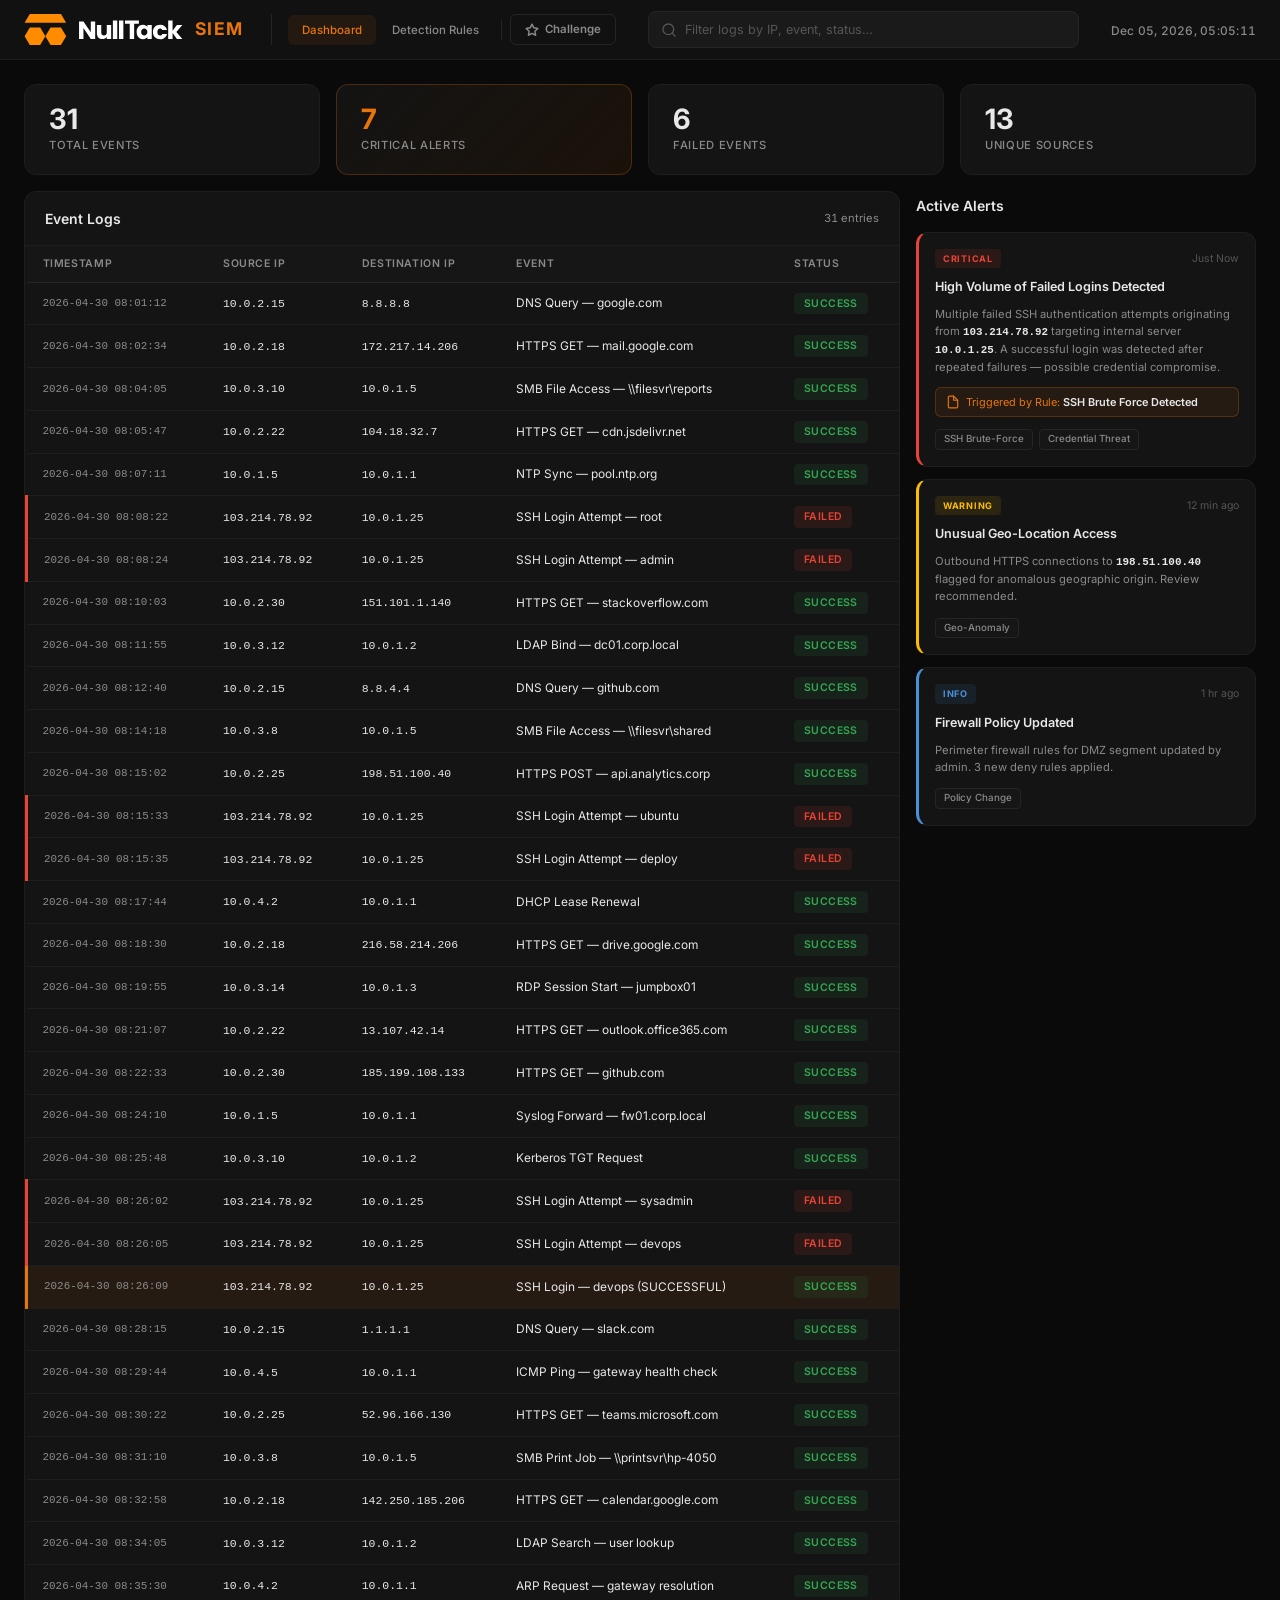
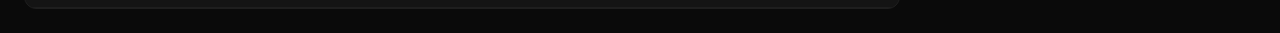
<file: index.html>
<!DOCTYPE html>
<html lang="en">
<head>
  <meta charset="UTF-8" />
  <meta name="viewport" content="width=device-width, initial-scale=1.0" />
  <title>NullTack SIEM</title>
  <meta name="description" content="NullTack SIEM Dashboard — Real-time security event monitoring, log analysis, and threat detection." />
  <link rel="icon" href="./nulltack.svg" type="image/svg+xml" />
  <link href="https://fonts.googleapis.com/css2?family=Inter:wght@400;500;600;700&display=swap" rel="stylesheet" />
  <link rel="stylesheet" href="./style.css" />
</head>
<body>

  <!-- ─── Header ──────────────────────────────────────── -->
  <header id="main-header">
    <div class="header-left">
      <img src="./nulltack.svg" alt="CyberKhana Logo" class="header-logo" id="header-logo" />
      <span class="header-title">SIEM</span>
      <nav class="header-nav" id="header-nav">
        <button class="nav-tab nav-tab--active" id="tab-dashboard" data-view="dashboard">Dashboard</button>
        <button class="nav-tab" id="tab-rules" data-view="rules">Detection Rules</button>
        <span class="nav-divider"></span>
        <a href="./challenge.html" target="_blank" class="nav-tab nav-tab--challenge" id="tab-challenge">
          <svg width="14" height="14" viewBox="0 0 24 24" fill="none" stroke="currentColor" stroke-width="2.5" stroke-linecap="round" stroke-linejoin="round"><polygon points="12 2 15.09 8.26 22 9.27 17 14.14 18.18 21.02 12 17.77 5.82 21.02 7 14.14 2 9.27 8.91 8.26 12 2"/></svg>
          Challenge
        </a>
      </nav>
    </div>
    <div class="header-center" id="header-center">
      <div class="search-wrapper" id="search-wrapper">
        <svg class="search-icon" viewBox="0 0 24 24" fill="none" stroke="currentColor" stroke-width="2" stroke-linecap="round" stroke-linejoin="round"><circle cx="11" cy="11" r="8"/><line x1="21" y1="21" x2="16.65" y2="16.65"/></svg>
        <input
          type="text"
          id="search-input"
          class="search-input"
          placeholder="Filter logs by IP, event, status…"
          autocomplete="off"
          spellcheck="false"
        />
        <span class="search-count" id="search-count"></span>
      </div>
    </div>
    <div class="header-right">
      <span class="header-clock" id="header-clock"></span>
    </div>
  </header>

  <!-- ═══════════════════════════════════════════════════════
       VIEW: Dashboard
       ═══════════════════════════════════════════════════════ -->
  <main id="view-dashboard">

    <!-- Stats Row -->
    <section class="stats-row" id="stats-row">
      <div class="stat-card" id="stat-total">
        <span class="stat-value" id="stat-total-val">0</span>
        <span class="stat-label">Total Events</span>
      </div>
      <div class="stat-card stat-card--alert" id="stat-critical">
        <span class="stat-value" id="stat-critical-val">0</span>
        <span class="stat-label">Critical Alerts</span>
      </div>
      <div class="stat-card" id="stat-failed">
        <span class="stat-value" id="stat-failed-val">0</span>
        <span class="stat-label">Failed Events</span>
      </div>
      <div class="stat-card" id="stat-sources">
        <span class="stat-value" id="stat-sources-val">0</span>
        <span class="stat-label">Unique Sources</span>
      </div>
    </section>

    <!-- Content Grid: Table + Sidebar -->
    <div class="content-grid">

      <!-- Log Table -->
      <section class="table-section" id="table-section">
        <div class="section-header">
          <h1 class="section-title">Event Logs</h1>
          <span class="table-info" id="table-info"></span>
        </div>
        <div class="table-container">
          <table id="log-table">
            <thead>
              <tr>
                <th>Timestamp</th>
                <th>Source IP</th>
                <th>Destination IP</th>
                <th>Event</th>
                <th>Status</th>
              </tr>
            </thead>
            <tbody id="log-tbody"></tbody>
          </table>
          <div class="table-empty" id="table-empty" style="display:none;">
            <svg viewBox="0 0 24 24" fill="none" stroke="currentColor" stroke-width="1.5"><circle cx="12" cy="12" r="10"/><line x1="15" y1="9" x2="9" y2="15"/><line x1="9" y1="9" x2="15" y2="15"/></svg>
            <p>No matching log entries found.</p>
          </div>
        </div>
      </section>

      <!-- Alert Sidebar -->
      <aside class="alert-sidebar" id="alert-sidebar">
        <div class="sidebar-header">
          <h2 class="sidebar-title">Active Alerts</h2>
        </div>

        <div class="alert-card alert-card--critical" id="alert-brute-force">
          <div class="alert-severity">
            <span class="severity-badge severity--critical">CRITICAL</span>
            <span class="alert-time">Just Now</span>
          </div>
          <h3 class="alert-heading">High Volume of Failed Logins Detected</h3>
          <p class="alert-desc">Multiple failed SSH authentication attempts originating from <strong>103.214.78.92</strong> targeting internal server <strong>10.0.1.25</strong>. A successful login was detected after repeated failures — possible credential compromise.</p>
          <div class="alert-rule-ref">
            <svg viewBox="0 0 24 24" fill="none" stroke="currentColor" stroke-width="2" stroke-linecap="round" stroke-linejoin="round"><path d="M13 2H6a2 2 0 0 0-2 2v16a2 2 0 0 0 2 2h12a2 2 0 0 0 2-2V9z"/><polyline points="13 2 13 9 20 9"/></svg>
            <span>Triggered by Rule: <strong>SSH Brute Force Detected</strong></span>
          </div>
          <div class="alert-meta">
            <span class="meta-tag">SSH Brute-Force</span>
            <span class="meta-tag">Credential Threat</span>
          </div>
        </div>

        <div class="alert-card alert-card--warning" id="alert-geo">
          <div class="alert-severity">
            <span class="severity-badge severity--warning">WARNING</span>
            <span class="alert-time">12 min ago</span>
          </div>
          <h3 class="alert-heading">Unusual Geo-Location Access</h3>
          <p class="alert-desc">Outbound HTTPS connections to <strong>198.51.100.40</strong> flagged for anomalous geographic origin. Review recommended.</p>
          <div class="alert-meta">
            <span class="meta-tag">Geo-Anomaly</span>
          </div>
        </div>

        <div class="alert-card alert-card--info" id="alert-policy">
          <div class="alert-severity">
            <span class="severity-badge severity--info">INFO</span>
            <span class="alert-time">1 hr ago</span>
          </div>
          <h3 class="alert-heading">Firewall Policy Updated</h3>
          <p class="alert-desc">Perimeter firewall rules for DMZ segment updated by admin. 3 new deny rules applied.</p>
          <div class="alert-meta">
            <span class="meta-tag">Policy Change</span>
          </div>
        </div>
      </aside>

    </div>
  </main>

  <!-- ═══════════════════════════════════════════════════════
       VIEW: Detection Rules
       ═══════════════════════════════════════════════════════ -->
  <section id="view-rules" class="view-hidden">

    <div class="rules-header">
      <h1 class="section-title">Detection Rules</h1>
      <span class="rules-count">3 rules configured</span>
    </div>

    <div class="rules-grid" id="rules-grid">

      <!-- Rule 1: SSH Brute Force -->
      <div class="rule-card" id="rule-ssh-brute">
        <div class="rule-top">
          <span class="rule-severity rule-severity--high">HIGH</span>
          <span class="rule-id">RULE-001</span>
        </div>
        <h2 class="rule-name">SSH Brute Force Detected</h2>
        <p class="rule-desc">Detects a high volume of failed SSH authentication attempts from a single source IP within a short time window, indicating a credential brute-force attack.</p>
        <div class="rule-logic-block">
          <span class="rule-logic-label">Trigger Logic</span>
          <code class="rule-logic">COUNT(status: 'failed') > 10 AND same_source_ip WITHIN 1m</code>
        </div>
      </div>

      <!-- Rule 2: Sensitive File Access -->
      <div class="rule-card" id="rule-file-access">
        <div class="rule-top">
          <span class="rule-severity rule-severity--medium">MEDIUM</span>
          <span class="rule-id">RULE-002</span>
        </div>
        <h2 class="rule-name">Sensitive File Access</h2>
        <p class="rule-desc">Flags any request path that targets known sensitive system files or configuration endpoints that could expose credentials or secrets.</p>
        <div class="rule-logic-block">
          <span class="rule-logic-label">Trigger Logic</span>
          <code class="rule-logic">request_path INCLUDES ('/etc/shadow', '/config.json')</code>
        </div>
      </div>

      <!-- Rule 3: Impossible Travel -->
      <div class="rule-card" id="rule-impossible-travel">
        <div class="rule-top">
          <span class="rule-severity rule-severity--low">LOW</span>
          <span class="rule-id">RULE-003</span>
        </div>
        <h2 class="rule-name">Impossible Travel</h2>
        <p class="rule-desc">Identifies when the same user account authenticates from two geographically distant locations within a time frame that makes physical travel impossible.</p>
        <div class="rule-logic-block">
          <span class="rule-logic-label">Trigger Logic</span>
          <code class="rule-logic">GeoLocation_Diff(IP_1, IP_2) > 3000km WITHIN 4h</code>
        </div>
      </div>

    </div>
  </section>

  <script src="./app.js"></script>
</body>
</html>
</file>
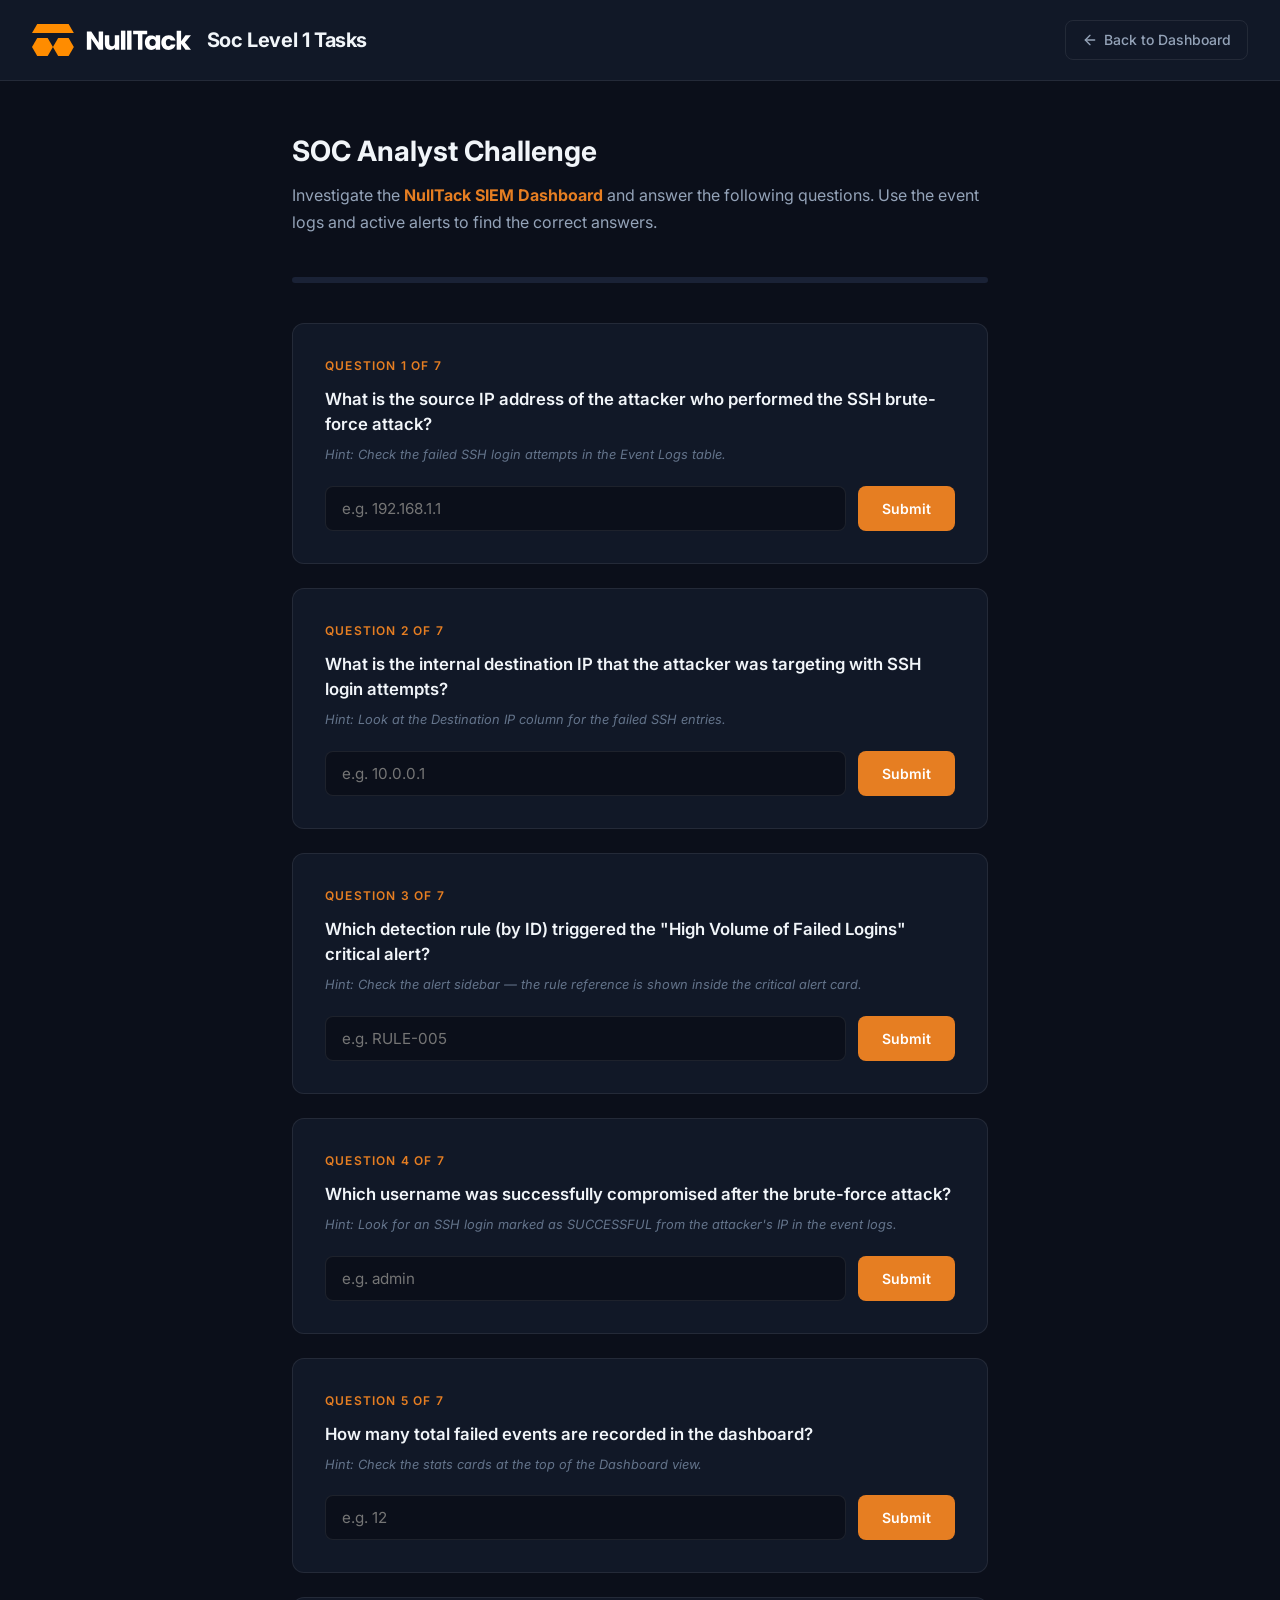
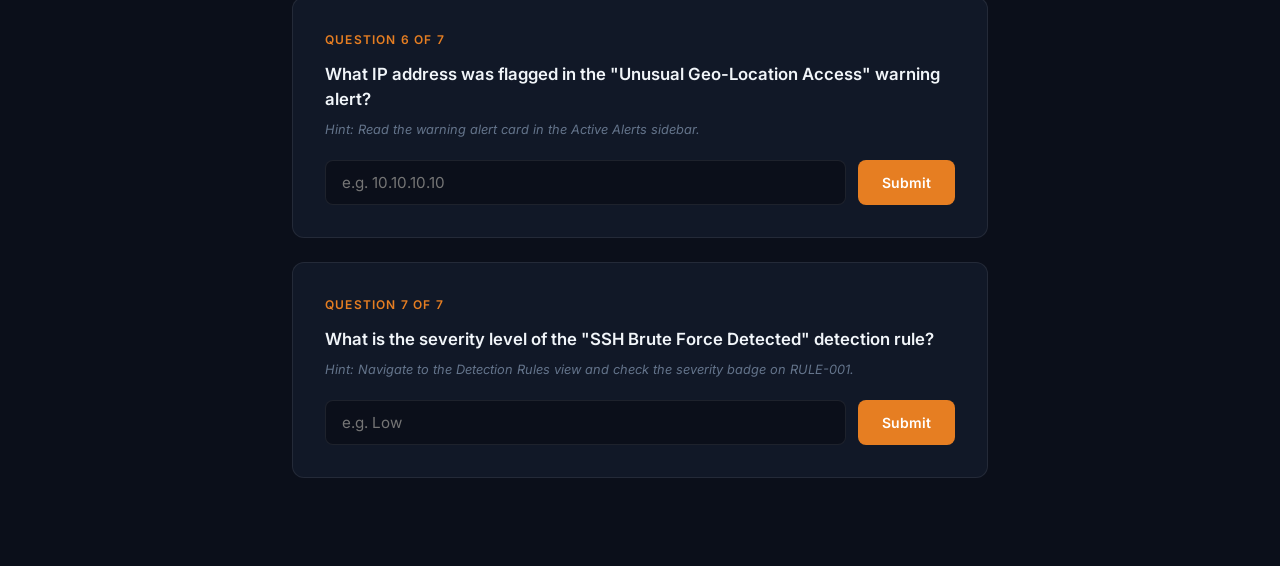
<file: challenge.html>
<!DOCTYPE html>
<html lang="en">
<head>
  <meta charset="UTF-8" />
  <meta name="viewport" content="width=device-width, initial-scale=1.0" />
  <title>NullTack SIEM — Challenge</title>
  <meta name="description" content="NullTack SIEM Challenge — Test your SOC analyst skills by investigating security alerts." />
  <link rel="icon" href="./nulltack.svg" type="image/svg+xml" />
  <link href="https://fonts.googleapis.com/css2?family=Inter:wght@400;500;600;700&display=swap" rel="stylesheet" />
  <style>
    /* ─── Design Tokens (matching SIEM dashboard) ─── */
    :root {
      --bg-body:        #0b0f1a;
      --bg-surface:     #111827;
      --bg-surface-alt: #1a2236;
      --border:         rgba(255, 255, 255, 0.08);
      --border-hover:   rgba(255, 255, 255, 0.14);
      --accent:         #e67e22;
      --accent-dim:     rgba(230, 126, 34, 0.12);
      --accent-glow:    rgba(230, 126, 34, 0.25);
      --text-primary:   #f1f5f9;
      --text-secondary: #94a3b8;
      --text-muted:     #64748b;
      --success:        #22c55e;
      --success-dim:    rgba(34, 197, 94, 0.12);
      --success-border: rgba(34, 197, 94, 0.35);
      --error:          #ef4444;
      --error-dim:      rgba(239, 68, 68, 0.12);
      --error-border:   rgba(239, 68, 68, 0.35);
      --radius:         12px;
      --font:           'Inter', system-ui, -apple-system, sans-serif;
    }

    *, *::before, *::after { box-sizing: border-box; margin: 0; padding: 0; }

    body {
      font-family: var(--font);
      background: var(--bg-body);
      color: var(--text-primary);
      min-height: 100vh;
      line-height: 1.6;
    }

    /* ─── Header ─── */
    .challenge-header {
      display: flex;
      align-items: center;
      gap: 1rem;
      padding: 1.25rem 2rem;
      border-bottom: 1px solid var(--border);
      background: var(--bg-surface);
    }

    .challenge-header img {
      height: 32px;
      width: auto;
    }

    .challenge-header .brand {
      font-size: 1.25rem;
      font-weight: 700;
      color: var(--text-primary);
      letter-spacing: -0.02em;
    }

    .challenge-header .brand span {
      color: var(--accent);
      font-weight: 700;
      margin-left: 0.5rem;
      font-size: 0.85rem;
      letter-spacing: 0.08em;
    }

    .challenge-header .back-link {
      margin-left: auto;
      color: var(--text-secondary);
      text-decoration: none;
      font-size: 0.875rem;
      font-weight: 500;
      display: flex;
      align-items: center;
      gap: 0.4rem;
      padding: 0.5rem 1rem;
      border: 1px solid var(--border);
      border-radius: 8px;
      transition: all 0.2s ease;
    }

    .challenge-header .back-link:hover {
      color: var(--accent);
      border-color: var(--accent);
      background: var(--accent-dim);
    }

    /* ─── Main Content ─── */
    .challenge-container {
      max-width: 760px;
      margin: 0 auto;
      padding: 3rem 2rem 4rem;
    }

    .challenge-title {
      font-size: 1.75rem;
      font-weight: 700;
      margin-bottom: 0.5rem;
      color: var(--text-primary);
    }

    .challenge-subtitle {
      font-size: 1rem;
      color: var(--text-secondary);
      margin-bottom: 2.5rem;
      line-height: 1.7;
    }

    .challenge-subtitle strong {
      color: var(--accent);
    }

    /* ─── Progress Bar ─── */
    .progress-track {
      width: 100%;
      height: 6px;
      background: var(--bg-surface-alt);
      border-radius: 100px;
      margin-bottom: 2.5rem;
      overflow: hidden;
    }

    .progress-fill {
      height: 100%;
      width: 0%;
      background: linear-gradient(90deg, var(--accent), #f59e0b);
      border-radius: 100px;
      transition: width 0.6s cubic-bezier(0.4, 0, 0.2, 1);
    }

    /* ─── Question Card ─── */
    .question-card {
      background: var(--bg-surface);
      border: 1px solid var(--border);
      border-radius: var(--radius);
      padding: 2rem;
      margin-bottom: 1.5rem;
      transition: border-color 0.3s ease, box-shadow 0.3s ease;
    }

    .question-card:hover {
      border-color: var(--border-hover);
    }

    .question-card.correct {
      border-color: var(--success-border);
      box-shadow: 0 0 20px rgba(34, 197, 94, 0.08);
    }

    .question-card.incorrect {
      border-color: var(--error-border);
      box-shadow: 0 0 20px rgba(239, 68, 68, 0.08);
    }

    .question-number {
      font-size: 0.75rem;
      font-weight: 600;
      letter-spacing: 0.1em;
      text-transform: uppercase;
      color: var(--accent);
      margin-bottom: 0.75rem;
    }

    .question-text {
      font-size: 1.05rem;
      font-weight: 600;
      color: var(--text-primary);
      margin-bottom: 0.5rem;
      line-height: 1.5;
    }

    .question-hint {
      font-size: 0.8rem;
      color: var(--text-muted);
      margin-bottom: 1.25rem;
      font-style: italic;
    }

    .answer-row {
      display: flex;
      gap: 0.75rem;
    }

    .answer-input {
      flex: 1;
      padding: 0.75rem 1rem;
      background: var(--bg-body);
      border: 1px solid var(--border);
      border-radius: 8px;
      color: var(--text-primary);
      font-family: 'Inter', monospace;
      font-size: 0.95rem;
      outline: none;
      transition: border-color 0.2s ease;
    }

    .answer-input:focus {
      border-color: var(--accent);
    }

    .answer-input:disabled {
      opacity: 0.5;
      cursor: not-allowed;
    }

    .submit-btn {
      padding: 0.75rem 1.5rem;
      background: var(--accent);
      border: none;
      border-radius: 8px;
      color: #fff;
      font-family: var(--font);
      font-size: 0.875rem;
      font-weight: 600;
      cursor: pointer;
      transition: all 0.2s ease;
      white-space: nowrap;
    }

    .submit-btn:hover:not(:disabled) {
      background: #cf6e16;
      transform: translateY(-1px);
    }

    .submit-btn:disabled {
      opacity: 0.4;
      cursor: not-allowed;
      transform: none;
    }

    /* ─── Feedback Alerts ─── */
    .feedback {
      display: none;
      align-items: center;
      gap: 0.75rem;
      margin-top: 1rem;
      padding: 0.875rem 1rem;
      border-radius: 8px;
      font-size: 0.9rem;
      font-weight: 500;
      animation: feedbackSlide 0.4s cubic-bezier(0.2, 0.8, 0.2, 1);
    }

    @keyframes feedbackSlide {
      from { opacity: 0; transform: translateY(8px); }
      to   { opacity: 1; transform: translateY(0); }
    }

    .feedback.show { display: flex; }

    .feedback.success {
      background: var(--success-dim);
      border: 1px solid var(--success-border);
      color: var(--success);
    }

    .feedback.error {
      background: var(--error-dim);
      border: 1px solid var(--error-border);
      color: var(--error);
    }

    .feedback svg {
      width: 22px;
      height: 22px;
      flex-shrink: 0;
    }

    /* ─── Completion Banner ─── */
    .completion-banner {
      display: none;
      flex-direction: column;
      align-items: center;
      text-align: center;
      background: var(--bg-surface);
      border: 1px solid var(--success-border);
      border-radius: var(--radius);
      padding: 3rem 2rem;
      margin-top: 1rem;
      animation: bannerPop 0.6s cubic-bezier(0.2, 0.8, 0.2, 1);
    }

    .completion-banner.show { display: flex; }

    @keyframes bannerPop {
      from { opacity: 0; transform: scale(0.95); }
      to   { opacity: 1; transform: scale(1); }
    }

    .completion-banner svg {
      width: 64px;
      height: 64px;
      margin-bottom: 1.25rem;
    }

    .completion-banner h2 {
      font-size: 1.5rem;
      font-weight: 700;
      color: var(--success);
      margin-bottom: 0.5rem;
    }

    .completion-banner p {
      color: var(--text-secondary);
      font-size: 0.95rem;
    }

    /* ─── SVG check animation ─── */
    .completion-banner.show .check-circle { animation: scaleIn 0.35s ease forwards; }
    .completion-banner.show .check-path   { stroke-dasharray: 40; stroke-dashoffset: 40; animation: drawCheck 0.4s 0.2s ease forwards; }

    @keyframes scaleIn  { from { transform: scale(0); } to { transform: scale(1); } }
    @keyframes drawCheck { to { stroke-dashoffset: 0; } }

    /* ─── Custom Modal Popup ─── */
    .modal-overlay {
      position: fixed;
      top: 0; left: 0; right: 0; bottom: 0;
      background: rgba(11, 15, 26, 0.85);
      backdrop-filter: blur(4px);
      display: flex;
      align-items: center;
      justify-content: center;
      z-index: 1000;
      opacity: 0;
      visibility: hidden;
      transition: opacity 0.4s ease, visibility 0.4s ease;
    }

    .modal-overlay.show {
      opacity: 1;
      visibility: visible;
    }

    .modal-content {
      background: var(--bg-surface);
      border: 1px solid var(--accent-glow);
      border-radius: var(--radius);
      padding: 3rem;
      max-width: 460px;
      width: 90%;
      text-align: center;
      box-shadow: 0 20px 40px rgba(0,0,0,0.4), 0 0 0 1px var(--border);
      transform: translateY(30px) scale(0.95);
      transition: transform 0.4s cubic-bezier(0.2, 0.8, 0.2, 1);
    }

    .modal-overlay.show .modal-content {
      transform: translateY(0) scale(1);
    }

    .modal-icon {
      width: 72px;
      height: 72px;
      margin: 0 auto 1.5rem;
      display: flex;
      align-items: center;
      justify-content: center;
      background: var(--accent-dim);
      border-radius: 50%;
      color: var(--accent);
    }

    .modal-title {
      font-size: 1.75rem;
      font-weight: 700;
      color: var(--text-primary);
      margin-bottom: 0.75rem;
      letter-spacing: -0.01em;
    }

    .modal-desc {
      font-size: 1.05rem;
      color: var(--text-secondary);
      margin-bottom: 2rem;
      line-height: 1.6;
    }

    .modal-close-btn {
      padding: 0.75rem 2rem;
      background: var(--accent);
      border: none;
      border-radius: 8px;
      color: #fff;
      font-family: var(--font);
      font-size: 1rem;
      font-weight: 600;
      cursor: pointer;
      transition: all 0.2s ease;
      width: 100%;
    }

    .modal-close-btn:hover {
      background: #cf6e16;
      transform: translateY(-1px);
    }

    /* ─── Responsive ─── */
    @media (max-width: 600px) {
      .challenge-container { padding: 2rem 1rem 3rem; }
      .answer-row { flex-direction: column; }
      .challenge-header { padding: 1rem; }
    }
  </style>
</head>
<body>

  <!-- ─── Header ─── -->
  <header class="challenge-header">
    <img src="./nulltack.svg" alt="NullTack Logo" />
    <div class="brand">Soc Level 1 Tasks</div>
    <a href="./index.html" class="back-link">
      <svg width="16" height="16" viewBox="0 0 24 24" fill="none" stroke="currentColor" stroke-width="2" stroke-linecap="round" stroke-linejoin="round"><path d="M19 12H5"/><path d="M12 19l-7-7 7-7"/></svg>
      Back to Dashboard
    </a>
  </header>

  <!-- ─── Main ─── -->
  <div class="challenge-container">

    <h1 class="challenge-title">SOC Analyst Challenge</h1>
    <p class="challenge-subtitle">
      Investigate the <strong>NullTack SIEM Dashboard</strong> and answer the following questions.
      Use the event logs and active alerts to find the correct answers.
    </p>

    <div class="progress-track">
      <div class="progress-fill" id="progress-fill"></div>
    </div>

    <!-- ── Question 1 ── -->
    <div class="question-card" id="q1-card">
      <div class="question-number">Question 1 of 7</div>
      <p class="question-text">What is the source IP address of the attacker who performed the SSH brute-force attack?</p>
      <p class="question-hint">Hint: Check the failed SSH login attempts in the Event Logs table.</p>
      <div class="answer-row">
        <input type="text" class="answer-input" id="q1-input" placeholder="e.g. 192.168.1.1" />
        <button class="submit-btn" id="q1-btn" onclick="checkAnswer(1)">Submit</button>
      </div>
      <div class="feedback" id="q1-feedback"></div>
    </div>

    <!-- ── Question 2 ── -->
    <div class="question-card" id="q2-card">
      <div class="question-number">Question 2 of 7</div>
      <p class="question-text">What is the internal destination IP that the attacker was targeting with SSH login attempts?</p>
      <p class="question-hint">Hint: Look at the Destination IP column for the failed SSH entries.</p>
      <div class="answer-row">
        <input type="text" class="answer-input" id="q2-input" placeholder="e.g. 10.0.0.1" />
        <button class="submit-btn" id="q2-btn" onclick="checkAnswer(2)">Submit</button>
      </div>
      <div class="feedback" id="q2-feedback"></div>
    </div>

    <!-- ── Question 3 ── -->
    <div class="question-card" id="q3-card">
      <div class="question-number">Question 3 of 7</div>
      <p class="question-text">Which detection rule (by ID) triggered the "High Volume of Failed Logins" critical alert?</p>
      <p class="question-hint">Hint: Check the alert sidebar — the rule reference is shown inside the critical alert card.</p>
      <div class="answer-row">
        <input type="text" class="answer-input" id="q3-input" placeholder="e.g. RULE-005" />
        <button class="submit-btn" id="q3-btn" onclick="checkAnswer(3)">Submit</button>
      </div>
      <div class="feedback" id="q3-feedback"></div>
    </div>

    <!-- ── Question 4 ── -->
    <div class="question-card" id="q4-card">
      <div class="question-number">Question 4 of 7</div>
      <p class="question-text">Which username was successfully compromised after the brute-force attack?</p>
      <p class="question-hint">Hint: Look for an SSH login marked as SUCCESSFUL from the attacker's IP in the event logs.</p>
      <div class="answer-row">
        <input type="text" class="answer-input" id="q4-input" placeholder="e.g. admin" />
        <button class="submit-btn" id="q4-btn" onclick="checkAnswer(4)">Submit</button>
      </div>
      <div class="feedback" id="q4-feedback"></div>
    </div>

    <!-- ── Question 5 ── -->
    <div class="question-card" id="q5-card">
      <div class="question-number">Question 5 of 7</div>
      <p class="question-text">How many total failed events are recorded in the dashboard?</p>
      <p class="question-hint">Hint: Check the stats cards at the top of the Dashboard view.</p>
      <div class="answer-row">
        <input type="text" class="answer-input" id="q5-input" placeholder="e.g. 12" />
        <button class="submit-btn" id="q5-btn" onclick="checkAnswer(5)">Submit</button>
      </div>
      <div class="feedback" id="q5-feedback"></div>
    </div>

    <!-- ── Question 6 ── -->
    <div class="question-card" id="q6-card">
      <div class="question-number">Question 6 of 7</div>
      <p class="question-text">What IP address was flagged in the "Unusual Geo-Location Access" warning alert?</p>
      <p class="question-hint">Hint: Read the warning alert card in the Active Alerts sidebar.</p>
      <div class="answer-row">
        <input type="text" class="answer-input" id="q6-input" placeholder="e.g. 10.10.10.10" />
        <button class="submit-btn" id="q6-btn" onclick="checkAnswer(6)">Submit</button>
      </div>
      <div class="feedback" id="q6-feedback"></div>
    </div>

    <!-- ── Question 7 ── -->
    <div class="question-card" id="q7-card">
      <div class="question-number">Question 7 of 7</div>
      <p class="question-text">What is the severity level of the "SSH Brute Force Detected" detection rule?</p>
      <p class="question-hint">Hint: Navigate to the Detection Rules view and check the severity badge on RULE-001.</p>
      <div class="answer-row">
        <input type="text" class="answer-input" id="q7-input" placeholder="e.g. Low" />
        <button class="submit-btn" id="q7-btn" onclick="checkAnswer(7)">Submit</button>
      </div>
      <div class="feedback" id="q7-feedback"></div>
    </div>

    <!-- ── Completion Banner ── -->
    <div class="completion-banner" id="completion-banner">
      <svg viewBox="0 0 64 64" fill="none" xmlns="http://www.w3.org/2000/svg">
        <circle cx="32" cy="32" r="30" stroke="#22c55e" stroke-width="3" fill="rgba(34,197,94,0.1)" class="check-circle"/>
        <path d="M20 33 L28 41 L44 25" stroke="#22c55e" stroke-width="3.5" stroke-linecap="round" stroke-linejoin="round" fill="none" class="check-path"/>
      </svg>
      <h2>Challenge Complete!</h2>
      <p>You have successfully investigated all seven SIEM questions. Well done, analyst.</p>
    </div>

  </div>

  <script>
    const TOTAL_QUESTIONS = 7;

    /* ─── Answer Validation ─── */
    // Answers are obfuscated to prevent source code inspection
    const _0x1a2b = s => { let h = 0; for(let i = 0; i < s.length; i++) h = Math.imul(31, h) + s.charCodeAt(i) | 0; return h; };
    const _0x2b3c = {
      1: -1895784333,
      2: -1321722163,
      3: 1545854944,
      4: 2013145725,
      5: 54,
      6: 1087838669,
      7: 2217378
    };

    let solved = {};
    for (let i = 1; i <= TOTAL_QUESTIONS; i++) solved[i] = false;

    /* ─── SVG Generators ─── */
    function successSVG() {
      return `<svg viewBox="0 0 24 24" fill="none" xmlns="http://www.w3.org/2000/svg">
        <circle cx="12" cy="12" r="10" stroke="#22c55e" stroke-width="2" fill="rgba(34,197,94,0.12)" class="check-circle"/>
        <path d="M8 12.5 L11 15.5 L16.5 9.5" stroke="#22c55e" stroke-width="2" stroke-linecap="round" stroke-linejoin="round" fill="none" class="check-path"/>
      </svg>`;
    }

    function errorSVG() {
      return `<svg viewBox="0 0 24 24" fill="none" xmlns="http://www.w3.org/2000/svg">
        <circle cx="12" cy="12" r="10" stroke="#ef4444" stroke-width="2" fill="rgba(239,68,68,0.12)"/>
        <line x1="9" y1="9" x2="15" y2="15" stroke="#ef4444" stroke-width="2" stroke-linecap="round"/>
        <line x1="15" y1="9" x2="9" y2="15" stroke="#ef4444" stroke-width="2" stroke-linecap="round"/>
      </svg>`;
    }

    /* ─── Check Logic ─── */
    function checkAnswer(qNum) {
      const input    = document.getElementById(`q${qNum}-input`);
      const feedback = document.getElementById(`q${qNum}-feedback`);
      const card     = document.getElementById(`q${qNum}-card`);
      const btn      = document.getElementById(`q${qNum}-btn`);
      const answer   = input.value.trim();

      if (!answer) return;

      // Remove previous state
      feedback.classList.remove('show', 'success', 'error');
      card.classList.remove('correct', 'incorrect');

      // Force reflow for re-animation
      void feedback.offsetWidth;

      if (_0x1a2b(answer.toUpperCase()) === _0x2b3c[qNum]) {
        // ── Correct ──
        feedback.innerHTML = successSVG() + '<span>Correct! Great investigation work.</span>';
        feedback.classList.add('show', 'success');
        card.classList.add('correct');
        input.disabled = true;
        btn.disabled = true;
        solved[qNum] = true;
        updateProgress();
      } else {
        // ── Wrong ──
        feedback.innerHTML = errorSVG() + '<span>Incorrect — go back to the dashboard and investigate further.</span>';
        feedback.classList.add('show', 'error');
        card.classList.add('incorrect');

        // Reset error state after 2s
        setTimeout(() => {
          card.classList.remove('incorrect');
        }, 2000);
      }
    }

    /* ─── Progress ─── */
    function updateProgress() {
      const count = Object.values(solved).filter(Boolean).length;
      document.getElementById('progress-fill').style.width = `${(count / TOTAL_QUESTIONS) * 100}%`;

      if (count === TOTAL_QUESTIONS) {
        document.getElementById('completion-banner').classList.add('show');
        setTimeout(() => {
          document.getElementById('success-modal').classList.add('show');
        }, 1200); // Wait for banner animation to finish before showing modal
      }
    }

    /* ─── Enter key support ─── */
    document.querySelectorAll('.answer-input').forEach(input => {
      input.addEventListener('keydown', e => {
        if (e.key === 'Enter') {
          const qNum = input.id.replace('q', '').replace('-input', '');
          checkAnswer(parseInt(qNum));
        }
      });
    });
  </script>

  <!-- ── Custom Modal ── -->
  <div class="modal-overlay" id="success-modal">
    <div class="modal-content">
      <div class="modal-icon">
        <svg width="40" height="40" viewBox="0 0 24 24" fill="none" stroke="currentColor" stroke-width="2" stroke-linecap="round" stroke-linejoin="round"><path d="M12 2l3.09 6.26L22 9.27l-5 4.87 1.18 6.88L12 17.77l-6.18 3.25L7 14.14 2 9.27l6.91-1.01L12 2z"/></svg>
      </div>
      <h2 class="modal-title">Exceptional Work!</h2>
      <p class="modal-desc">You have successfully analyzed the attack vector and solved all 7 challenges. The network is secure.</p>
      <button class="modal-close-btn" onclick="document.getElementById('success-modal').classList.remove('show')">OK</button>
    </div>
  </div>

</body>
</html>
</file>
<file: style.css>
/* ═══════════════════════════════════════════════════════════
   CyberKhana SIEM Dashboard — Stylesheet
   Theme: Corporate dark with bold orange accents
   ═══════════════════════════════════════════════════════════ */

/* ─── Design Tokens ───────────────────────────────────── */
:root {
  /* Surfaces */
  --bg-root:        #0a0a0a;
  --bg-primary:     #111111;
  --bg-secondary:   #161616;
  --bg-card:        #141414;
  --bg-card-hover:  #1a1a1a;
  --bg-input:       #1a1a1a;

  /* Borders */
  --border-subtle:  #1e1e1e;
  --border-default: #252525;
  --border-strong:  #333333;

  /* Text */
  --text-primary:   #e8e8e8;
  --text-secondary: #8a8a8a;
  --text-muted:     #555555;
  --text-inverse:   #0a0a0a;

  /* Accent */
  --orange:         #e8750a;
  --orange-hover:   #ff8c1a;
  --orange-subtle:  rgba(232, 117, 10, 0.08);
  --orange-border:  rgba(232, 117, 10, 0.25);

  /* Status */
  --status-success:     #34a853;
  --status-success-bg:  rgba(52, 168, 83, 0.10);
  --status-fail:        #ea4335;
  --status-fail-bg:     rgba(234, 67, 53, 0.10);
  --status-warning:     #fbbc04;
  --status-warning-bg:  rgba(251, 188, 4, 0.10);
  --status-info:        #4a90d9;
  --status-info-bg:     rgba(74, 144, 217, 0.10);

  /* Typography */
  --font-family: 'Inter', -apple-system, BlinkMacSystemFont, 'Segoe UI', sans-serif;
  --font-mono: 'SF Mono', 'Cascadia Code', 'Consolas', monospace;

  /* Spacing */
  --header-height: 60px;
  --radius-sm: 6px;
  --radius-md: 8px;
  --radius-lg: 12px;
}

/* ─── Reset ───────────────────────────────────────────── */
*, *::before, *::after {
  margin: 0;
  padding: 0;
  box-sizing: border-box;
}

html {
  font-size: 14px;
  -webkit-font-smoothing: antialiased;
  -moz-osx-font-smoothing: grayscale;
}

body {
  font-family: var(--font-family);
  background: var(--bg-root);
  color: var(--text-primary);
  line-height: 1.5;
  min-height: 100vh;
  overflow-x: hidden;
}

/* ─── Scrollbar ───────────────────────────────────────── */
::-webkit-scrollbar {
  width: 6px;
  height: 6px;
}
::-webkit-scrollbar-track {
  background: transparent;
}
::-webkit-scrollbar-thumb {
  background: var(--border-strong);
  border-radius: 3px;
}
::-webkit-scrollbar-thumb:hover {
  background: var(--text-muted);
}

/* ═══════════════════════════════════════════════════════════
   HEADER
   ═══════════════════════════════════════════════════════════ */
#main-header {
  position: sticky;
  top: 0;
  z-index: 100;
  display: flex;
  align-items: center;
  justify-content: space-between;
  height: var(--header-height);
  padding: 0 24px;
  background: var(--bg-primary);
  border-bottom: 1px solid var(--border-subtle);
}

.header-left {
  display: flex;
  align-items: center;
  gap: 12px;
  flex-shrink: 0;
}

.header-logo {
  height: 32px;
  width: auto;
  object-fit: contain;
  border-radius: 4px;
}

.header-title {
  font-size: 1.25rem;
  font-weight: 700;
  letter-spacing: 0.08em;
  color: var(--orange);
  margin-right: 8px;
}

/* ─── Navigation Tabs ─────────────────────────────────── */
.header-nav {
  display: flex;
  align-items: center;
  gap: 2px;
  margin-left: 8px;
  padding-left: 16px;
  border-left: 1px solid var(--border-default);
}

.nav-tab {
  background: none;
  border: none;
  outline: none;
  cursor: pointer;
  font-family: var(--font-family);
  font-size: 0.82rem;
  font-weight: 500;
  color: var(--text-secondary);
  padding: 8px 14px;
  border-radius: var(--radius-sm);
  transition: color 0.15s ease, background 0.15s ease;
  white-space: nowrap;
}

.nav-tab:hover {
  color: var(--text-primary);
  background: var(--bg-card-hover);
}

.nav-tab--active {
  color: var(--orange);
  background: var(--orange-subtle);
}

.nav-tab--active:hover {
  color: var(--orange-hover);
  background: var(--orange-subtle);
}

.nav-divider {
  width: 1px;
  height: 20px;
  background: var(--border-default);
  margin: 0 6px;
}

.nav-tab--challenge {
  display: inline-flex;
  align-items: center;
  gap: 6px;
  text-decoration: none;
  color: var(--text-secondary);
  background: none;
  border: 1px solid var(--border-default);
  font-family: var(--font-family);
  font-size: 0.82rem;
  font-weight: 600;
  padding: 6px 14px;
  border-radius: var(--radius-sm);
  transition: color 0.15s ease, background 0.15s ease, border-color 0.15s ease;
  white-space: nowrap;
}

.nav-tab--challenge:hover {
  color: var(--orange);
  border-color: var(--orange-border);
  background: var(--orange-subtle);
}

.nav-tab--challenge svg {
  flex-shrink: 0;
}

.header-center {
  flex: 1;
  max-width: 560px;
  margin: 0 32px;
}

.header-right {
  flex-shrink: 0;
}

.header-clock {
  font-size: 0.85rem;
  font-weight: 500;
  color: var(--text-secondary);
  font-variant-numeric: tabular-nums;
  letter-spacing: 0.02em;
}

/* ─── Search ──────────────────────────────────────────── */
.search-wrapper {
  position: relative;
  display: flex;
  align-items: center;
  background: var(--bg-input);
  border: 1px solid var(--border-default);
  border-radius: var(--radius-md);
  transition: border-color 0.2s ease;
}

.search-wrapper:focus-within {
  border-color: var(--orange);
}

.search-icon {
  position: absolute;
  left: 12px;
  width: 16px;
  height: 16px;
  color: var(--text-muted);
  pointer-events: none;
  flex-shrink: 0;
}

.search-input {
  width: 100%;
  padding: 10px 80px 10px 36px;
  background: transparent;
  border: none;
  outline: none;
  color: var(--text-primary);
  font-family: var(--font-family);
  font-size: 0.9rem;
}

.search-input::placeholder {
  color: var(--text-muted);
}

.search-count {
  position: absolute;
  right: 12px;
  font-size: 0.75rem;
  color: var(--text-secondary);
  white-space: nowrap;
  pointer-events: none;
  font-variant-numeric: tabular-nums;
}

/* ═══════════════════════════════════════════════════════════
   VIEW TOGGLE
   ═══════════════════════════════════════════════════════════ */
.view-hidden {
  display: none !important;
}

/* ═══════════════════════════════════════════════════════════
   STATS ROW
   ═══════════════════════════════════════════════════════════ */
.stats-row {
  display: grid;
  grid-template-columns: repeat(4, 1fr);
  gap: 16px;
  padding: 24px 24px 0;
}

.stat-card {
  background: var(--bg-card);
  border: 1px solid var(--border-subtle);
  border-radius: var(--radius-lg);
  padding: 20px 24px;
  display: flex;
  flex-direction: column;
  gap: 4px;
  transition: border-color 0.2s ease;
}

.stat-card:hover {
  border-color: var(--border-strong);
}

.stat-card--alert {
  border-color: var(--orange-border);
  background: linear-gradient(135deg, var(--bg-card) 0%, var(--orange-subtle) 100%);
}

.stat-card--alert:hover {
  border-color: var(--orange);
}

.stat-value {
  font-size: 2rem;
  font-weight: 700;
  line-height: 1;
  color: var(--text-primary);
}

.stat-card--alert .stat-value {
  color: var(--orange);
}

.stat-label {
  font-size: 0.8rem;
  font-weight: 500;
  color: var(--text-secondary);
  text-transform: uppercase;
  letter-spacing: 0.06em;
}

/* ═══════════════════════════════════════════════════════════
   CONTENT GRID
   ═══════════════════════════════════════════════════════════ */
.content-grid {
  display: grid;
  grid-template-columns: 1fr 340px;
  gap: 16px;
  padding: 16px 24px 24px;
  min-height: calc(100vh - var(--header-height) - 120px);
}

/* ─── Log Table Section ───────────────────────────────── */
.table-section {
  background: var(--bg-card);
  border: 1px solid var(--border-subtle);
  border-radius: var(--radius-lg);
  display: flex;
  flex-direction: column;
  overflow: hidden;
}

.section-header {
  display: flex;
  align-items: center;
  justify-content: space-between;
  padding: 16px 20px;
  border-bottom: 1px solid var(--border-subtle);
  flex-shrink: 0;
}

.section-title {
  font-size: 1rem;
  font-weight: 600;
  color: var(--text-primary);
}

.table-info {
  font-size: 0.8rem;
  color: var(--text-secondary);
  font-variant-numeric: tabular-nums;
}

.table-container {
  overflow-y: auto;
  flex: 1;
}

/* ─── Table ───────────────────────────────────────────── */
#log-table {
  width: 100%;
  border-collapse: collapse;
}

#log-table thead {
  position: sticky;
  top: 0;
  z-index: 2;
}

#log-table th {
  background: var(--bg-secondary);
  padding: 10px 16px;
  text-align: left;
  font-size: 0.75rem;
  font-weight: 600;
  text-transform: uppercase;
  letter-spacing: 0.06em;
  color: var(--text-secondary);
  border-bottom: 1px solid var(--border-default);
  white-space: nowrap;
}

#log-table td {
  padding: 10px 16px;
  font-size: 0.85rem;
  color: var(--text-primary);
  border-bottom: 1px solid var(--border-subtle);
  white-space: nowrap;
}

#log-table tbody tr {
  transition: background 0.15s ease;
}

#log-table tbody tr:hover {
  background: var(--bg-card-hover);
}

/* Row severity highlights */
#log-table tbody tr.row--critical {
  border-left: 3px solid var(--status-fail);
}

#log-table tbody tr.row--success-attack {
  border-left: 3px solid var(--orange);
  background: var(--orange-subtle);
}

/* Timestamp column */
#log-table td:first-child {
  font-family: var(--font-mono);
  font-size: 0.78rem;
  color: var(--text-secondary);
}

/* IP columns */
#log-table td:nth-child(2),
#log-table td:nth-child(3) {
  font-family: var(--font-mono);
  font-size: 0.82rem;
}

/* Status badges */
.status-badge {
  display: inline-flex;
  align-items: center;
  padding: 3px 10px;
  border-radius: 4px;
  font-size: 0.75rem;
  font-weight: 600;
  text-transform: uppercase;
  letter-spacing: 0.04em;
}

.status--success {
  background: var(--status-success-bg);
  color: var(--status-success);
}

.status--failed {
  background: var(--status-fail-bg);
  color: var(--status-fail);
}

.status--blocked {
  background: var(--status-warning-bg);
  color: var(--status-warning);
}

.status--info {
  background: var(--status-info-bg);
  color: var(--status-info);
}

/* Empty state */
.table-empty {
  display: flex;
  flex-direction: column;
  align-items: center;
  justify-content: center;
  padding: 60px 20px;
  color: var(--text-muted);
  gap: 12px;
}

.table-empty svg {
  width: 40px;
  height: 40px;
  opacity: 0.4;
}

.table-empty p {
  font-size: 0.9rem;
}

/* ═══════════════════════════════════════════════════════════
   ALERT SIDEBAR
   ═══════════════════════════════════════════════════════════ */
.alert-sidebar {
  display: flex;
  flex-direction: column;
  gap: 12px;
}

.sidebar-header {
  padding: 4px 0;
}

.sidebar-title {
  font-size: 1rem;
  font-weight: 600;
  color: var(--text-primary);
}

/* ─── Alert Cards ─────────────────────────────────────── */
.alert-card {
  background: var(--bg-card);
  border: 1px solid var(--border-subtle);
  border-radius: var(--radius-lg);
  padding: 16px;
  display: flex;
  flex-direction: column;
  gap: 10px;
  transition: border-color 0.2s ease;
}

.alert-card:hover {
  border-color: var(--border-strong);
}

.alert-card--critical {
  border-left: 3px solid var(--status-fail);
}

.alert-card--warning {
  border-left: 3px solid var(--status-warning);
}

.alert-card--info {
  border-left: 3px solid var(--status-info);
}

.alert-severity {
  display: flex;
  align-items: center;
  justify-content: space-between;
}

.severity-badge {
  font-size: 0.65rem;
  font-weight: 700;
  letter-spacing: 0.08em;
  padding: 3px 8px;
  border-radius: 4px;
}

.severity--critical {
  background: var(--status-fail-bg);
  color: var(--status-fail);
}

.severity--warning {
  background: var(--status-warning-bg);
  color: var(--status-warning);
}

.severity--info {
  background: var(--status-info-bg);
  color: var(--status-info);
}

.alert-time {
  font-size: 0.75rem;
  color: var(--text-muted);
}

.alert-heading {
  font-size: 0.9rem;
  font-weight: 600;
  color: var(--text-primary);
  line-height: 1.4;
}

.alert-desc {
  font-size: 0.8rem;
  color: var(--text-secondary);
  line-height: 1.55;
}

.alert-desc strong {
  color: var(--text-primary);
  font-weight: 600;
  font-family: var(--font-mono);
  font-size: 0.78rem;
}

/* Rule reference link inside alert card */
.alert-rule-ref {
  display: flex;
  align-items: center;
  gap: 6px;
  font-size: 0.78rem;
  color: var(--orange);
  padding: 6px 10px;
  background: var(--orange-subtle);
  border: 1px solid var(--orange-border);
  border-radius: var(--radius-sm);
}

.alert-rule-ref svg {
  width: 14px;
  height: 14px;
  flex-shrink: 0;
  stroke: var(--orange);
}

.alert-rule-ref strong {
  font-weight: 600;
  color: var(--text-primary);
}

.alert-meta {
  display: flex;
  flex-wrap: wrap;
  gap: 6px;
  margin-top: 2px;
}

.meta-tag {
  font-size: 0.7rem;
  font-weight: 500;
  padding: 2px 8px;
  border-radius: 4px;
  background: var(--bg-secondary);
  color: var(--text-secondary);
  border: 1px solid var(--border-default);
}

/* ═══════════════════════════════════════════════════════════
   DETECTION RULES VIEW
   ═══════════════════════════════════════════════════════════ */
#view-rules {
  padding: 24px;
}

.rules-header {
  display: flex;
  align-items: center;
  justify-content: space-between;
  margin-bottom: 20px;
}

.rules-count {
  font-size: 0.82rem;
  color: var(--text-secondary);
}

.rules-grid {
  display: grid;
  grid-template-columns: repeat(auto-fill, minmax(360px, 1fr));
  gap: 16px;
}

/* ─── Rule Card ───────────────────────────────────────── */
.rule-card {
  background: var(--bg-card);
  border: 1px solid var(--border-subtle);
  border-radius: var(--radius-lg);
  padding: 20px;
  display: flex;
  flex-direction: column;
  gap: 12px;
  transition: border-color 0.2s ease;
}

.rule-card:hover {
  border-color: var(--border-strong);
}

.rule-top {
  display: flex;
  align-items: center;
  justify-content: space-between;
}

.rule-severity {
  font-size: 0.65rem;
  font-weight: 700;
  letter-spacing: 0.08em;
  padding: 3px 10px;
  border-radius: 4px;
}

.rule-severity--high {
  background: var(--status-fail-bg);
  color: var(--status-fail);
}

.rule-severity--medium {
  background: var(--orange-subtle);
  color: var(--orange);
  border: 1px solid var(--orange-border);
}

.rule-severity--low {
  background: rgba(138, 138, 138, 0.10);
  color: var(--text-secondary);
  border: 1px solid var(--border-default);
}

.rule-id {
  font-size: 0.72rem;
  font-weight: 500;
  color: var(--text-primary);
  font-family: var(--font-mono);
  letter-spacing: 0.04em;
}

.rule-name {
  font-size: 1rem;
  font-weight: 600;
  color: var(--text-primary);
  line-height: 1.3;
}

.rule-desc {
  font-size: 0.82rem;
  color: var(--text-secondary);
  line-height: 1.55;
}

.rule-logic-block {
  display: flex;
  flex-direction: column;
  gap: 6px;
  margin-top: 4px;
}

.rule-logic-label {
  font-size: 0.7rem;
  font-weight: 600;
  text-transform: uppercase;
  letter-spacing: 0.06em;
  color: var(--text-muted);
}

.rule-logic {
  display: block;
  font-family: var(--font-mono);
  font-size: 0.78rem;
  color: var(--orange);
  background: var(--bg-secondary);
  border: 1px solid var(--border-default);
  border-radius: var(--radius-sm);
  padding: 10px 14px;
  line-height: 1.6;
  word-break: break-word;
  white-space: pre-wrap;
}

/* ═══════════════════════════════════════════════════════════
   RESPONSIVE
   ═══════════════════════════════════════════════════════════ */
@media (max-width: 1100px) {
  .content-grid {
    grid-template-columns: 1fr;
  }

  .alert-sidebar {
    order: -1;
    display: grid;
    grid-template-columns: 1fr 1fr;
    gap: 12px;
  }

  .sidebar-header {
    grid-column: 1 / -1;
  }
}

@media (max-width: 768px) {
  .stats-row {
    grid-template-columns: repeat(2, 1fr);
  }

  .header-center {
    margin: 0 16px;
  }

  .alert-sidebar {
    grid-template-columns: 1fr;
  }

  #log-table td,
  #log-table th {
    padding: 8px 10px;
  }

  .rules-grid {
    grid-template-columns: 1fr;
  }
}

@media (max-width: 520px) {
  .stats-row {
    grid-template-columns: 1fr;
  }

  .header-right {
    display: none;
  }

  .header-center {
    margin: 0 12px;
  }

  .header-nav {
    display: none;
  }
}
</file>
